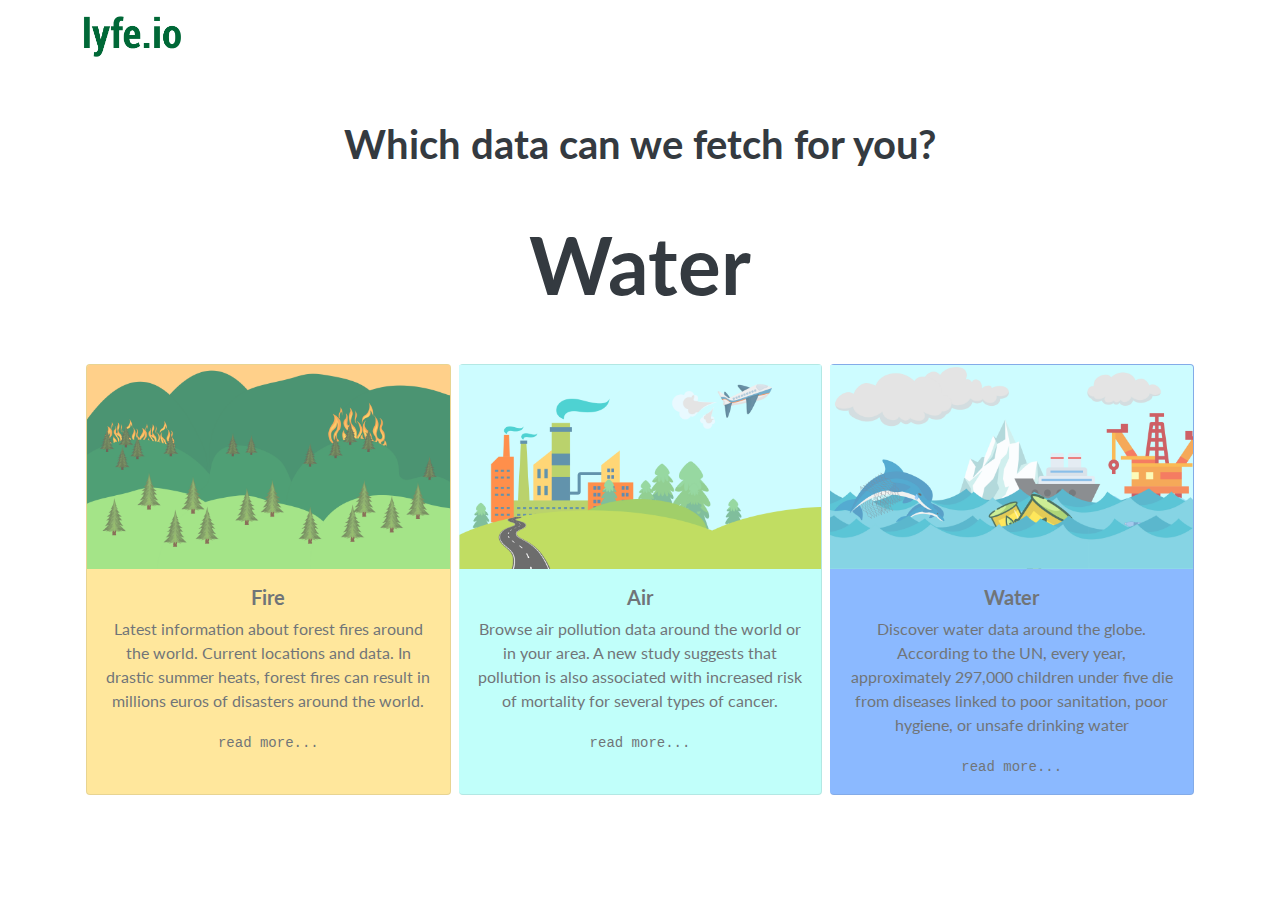
<file: fe/app.html>
<!DOCTYPE html>
<html>

<head>
    <meta charset="utf-8">
    <meta name="viewport" content="width=device-width, initial-scale=1.0, shrink-to-fit=no">
    <title>lyfe.io - app</title>
    <link rel="shortcut icon" type="image/png" href="assets/img/LOGO-LYFE-Alone.ico">
    <link rel="stylesheet" href="assets/bootstrap/css/bootstrap.min.css">
    <link rel="stylesheet" href="https://fonts.googleapis.com/css?family=Lato:300,400,700,300italic,400italic,700italic">
    <link rel="stylesheet" href="https://fonts.googleapis.com/css?family=ABeeZee&amp;display=swap">
    <link rel="stylesheet" href="assets/fonts/fontawesome-all.min.css">
    <link rel="stylesheet" href="assets/fonts/font-awesome.min.css">
    <link rel="stylesheet" href="assets/fonts/simple-line-icons.min.css">
    <link rel="stylesheet" href="assets/fonts/fontawesome5-overrides.min.css">
    <link rel="stylesheet" href="https://cdnjs.cloudflare.com/ajax/libs/animate.css/3.5.2/animate.min.css">
    <link rel="stylesheet" href="assets/css/app-layout-style.css">
</head>

<body>

    <nav class="navbar navbar-light navbar-expand bg-transparent navigation-clean sticky-top" id="main-nav">
        <div class="container">
            <a class="navbar-brand" href="index.html"><img src="assets/img/LOGO-LYFE-Font.png" class="width-logo"></img>
            </a><button data-bs-toggle="collapse" class="navbar-toggler" data-bs-target="#navcol-1"></button>
        </div>
    </nav>

    <nav class="navbar navbar-light navbar-expand bg-dark navigation-clean sticky-top" id="minimized">
        <div class="container">
            <button data-bs-toggle="collapse" class="navbar-toggler" data-bs-target="#navcol-1"></button>
            <div class="collapse navbar-collapse " id="navcol-1">
                <a class="btn hover-button-change w-25 border border-rounded border-3" role="button" href="#" id="back-to-overlay"><i class="fas fa-angle-double-down" style="color: white;"></i></a>
                <a class="btn hover-button-change w-25 border border-rounded border-3" role="button" href="index.html" id="back-to-overlay"><i class="fas fa-home" style="color: white;"></i></a>
                <a class="btn hover-button-change w-25 border border-rounded border-3" role="button" href="monetization.html" target="_blank" id="back-to-overlay"><i class="fas fa-envelope" style="color: white;"></i></a>
                <a class="btn hover-button-change w-25 border border-rounded border-3" role="button" href="#" id="api-menu" target="_blank" style="color: white;">API <i class="fas fa-globe" style="color: white;"></i></a>
            </div>
        </div>
    </nav>

    <header class="text-center text-dark" id="app-overlay">
        <div class="overlay"></div>
        <div class="container mt-5">
            <div class="col-xl-9 mx-auto position-relative ">
                <h1 class="mb-5">Which data can we fetch for you?</h1>
                <h1 class="mb-5 change"></h1>
            </div>
            <div class="card-group text-dark">
                <div class="card m-1 hover-card-fire-change zoom rounded">
                    <a href="#" class="text-decoration-none text-dark" id="fire-show">
                        <img src="assets/img/card-1-bg.png" class="card-img-top" alt="...">
                        <div class="card-body">
                            <h5 class="card-title">Fire</h5>
                            <p class="card-text">Latest information about forest fires around the world. Current locations and data. In drastic summer heats, forest fires can result in millions euros of disasters around the world.</p>
                            <code class="text-dark">read more...</code>
                        </div>
                    </a>
                </div>
                <div class="card m-1 hover-card-air-change zoom rounded">
                    <a href="#" class="text-decoration-none text-dark" id="air-show">
                        <img src="assets/img/card-2-bg.png" class="card-img-top" alt="...">
                        <div class="card-body">
                            <h5 class="card-title">Air</h5>
                            <p class="card-text">Browse air pollution data around the world or in your area. A new study suggests that pollution is also associated with increased risk of mortality for several types of cancer.</p>
                            <code class="text-dark">read more...</code>
                        </div>
                    </a>
                </div>
                <div class="card m-1 hover-card-water-change zoom rounded">
                    <a href="#" class="text-decoration-none text-dark" id="water-show">
                        <img src="assets/img/card-3-bg.png" class="card-img-top" alt="...">
                        <div class="card-body">
                            <h5 class="card-title">Water</h5>
                            <p class="card-text">Discover water data around the globe. According to the UN, every year, approximately 297,000 children under five die from diseases linked to poor sanitation, poor hygiene, or unsafe drinking water</p>
                            <code class="text-dark">read more...</code>
                        </div>
                    </a>
                </div>
            </div>
        </div>
    </header>


    <!-- ##################### AMBER FIRES SECTION ########################### -->

    <section id="fire">
        <div id="wrapper2" class="wrapper">
            <div class="d-flex flex-column align-items-center mt-5" id="">
                <div id="content" style="width: 80%;">
                    <div class="container-fluid">
                        <div class="mb-2">
                            <h1>Amber Fires</h1>
                        </div>
                        <div class="row" style="justify-content: center;">
                            <div class="col-md-5  col-xl-6 mb-4">
                                <div class="card shadow border-start-primary py-2">
                                    <div class="card-body">
                                        <div class="row align-items-center no-gutters">
                                            <div class="col me-2">
                                                <div class="text-uppercase text-primary fw-bold text-xs mb-1">
                                                    <span>Source:</span></div>
                                                <div class="text-dark fw-bold h5 mb-0"><span id="ns-input"><a href="https://eonet.sci.gsfc.nasa.gov" target="_blank">NASA</a></span></div>
                                            </div>

                                            <div class="col-auto"><i class="fas fa-signal fa-2x text-success"></i>
                                            </div>
                                        </div>
                                    </div>
                                </div>
                            </div>
                            <div class="col-md-5  col-xl-6 mb-4">
                                <div class="card shadow border-start-warning py-2">
                                    <div class="card-body">
                                        <div class="row align-items-center no-gutters">
                                            <div class="col me-2">
                                                <div class="text-uppercase text-primary fw-bold text-xs mb-1">
                                                    <span>Wildfires in last 24h in your area:</span></div>
                                                <div class="text-dark fw-bold h5 mb-0"><span id="di-input"></span></div>
                                            </div>
                                            <div class="col-auto"><i class="fas fa-fire fa-2x text-danger"></i>
                                            </div>
                                        </div>
                                    </div>
                                </div>
                            </div>
                        </div>
                        <div class="row">
                            <div class="col-lg-7 col-xl-8" style="width: 100%;">
                                <div class="card shadow mb-4">
                                    <div class="card-header d-flex justify-content-between align-items-center">
                                        <h6 class="text-primary fw-bold m-0">Fire Names</h6>
                                        <div class="dropdown no-arrow"><button class="btn btn-link btn-sm dropdown-toggle" aria-expanded="false" data-bs-toggle="dropdown" type="button"><i
                                                    class="fas fa-ellipsis-v text-gray-400"></i></button>
                                            <div class="dropdown-menu shadow dropdown-menu-end animated--fade-in">
                                                <p class="text-center dropdown-header">dropdown header:</p><a class="dropdown-item" href="#">&nbsp;Action</a><a class="dropdown-item" href="#">&nbsp;Another action</a>
                                                <div class="dropdown-divider"></div><a class="dropdown-item" href="#">&nbsp;Something else here</a>
                                            </div>
                                        </div>

                                    </div>
                                    <div class="card-body col-sm" id="latestForrestFires">
                                        <div class="chart-area"><canvas data-bss-chart="{&quot;type&quot;:&quot;line&quot;,&quot;data&quot;:{&quot;labels&quot;:[&quot;Jan&quot;,&quot;Feb&quot;,&quot;Mar&quot;,&quot;Apr&quot;,&quot;May&quot;,&quot;Jun&quot;,&quot;Jul&quot;,&quot;Aug&quot;],&quot;datasets&quot;:[{&quot;label&quot;:&quot;Earnings&quot;,&quot;fill&quot;:true,&quot;data&quot;:[&quot;0&quot;,&quot;10000&quot;,&quot;5000&quot;,&quot;15000&quot;,&quot;10000&quot;,&quot;20000&quot;,&quot;15000&quot;,&quot;25000&quot;],&quot;backgroundColor&quot;:&quot;rgba(78, 115, 223, 0.05)&quot;,&quot;borderColor&quot;:&quot;rgba(78, 115, 223, 1)&quot;}]},&quot;options&quot;:{&quot;maintainAspectRatio&quot;:false,&quot;legend&quot;:{&quot;display&quot;:false,&quot;labels&quot;:{&quot;fontStyle&quot;:&quot;normal&quot;}},&quot;title&quot;:{&quot;fontStyle&quot;:&quot;normal&quot;},&quot;scales&quot;:{&quot;xAxes&quot;:[{&quot;gridLines&quot;:{&quot;color&quot;:&quot;rgb(234, 236, 244)&quot;,&quot;zeroLineColor&quot;:&quot;rgb(234, 236, 244)&quot;,&quot;drawBorder&quot;:false,&quot;drawTicks&quot;:false,&quot;borderDash&quot;:[&quot;2&quot;],&quot;zeroLineBorderDash&quot;:[&quot;2&quot;],&quot;drawOnChartArea&quot;:false},&quot;ticks&quot;:{&quot;fontColor&quot;:&quot;#858796&quot;,&quot;padding&quot;:20}}],&quot;yAxes&quot;:[{&quot;gridLines&quot;:{&quot;color&quot;:&quot;rgb(234, 236, 244)&quot;,&quot;zeroLineColor&quot;:&quot;rgb(234, 236, 244)&quot;,&quot;drawBorder&quot;:false,&quot;drawTicks&quot;:false,&quot;borderDash&quot;:[&quot;2&quot;],&quot;zeroLineBorderDash&quot;:[&quot;2&quot;]},&quot;ticks&quot;:{&quot;fontColor&quot;:&quot;#858796&quot;,&quot;padding&quot;:20}}]}}}"></canvas>
                                        </div>
                                    </div>
                                </div>
                            </div>

                        </div>

                        <div class="row ml-auto">
                            <div class="mb-4 " id="maps-1">
                                <iframe allowfullscreen frameborder="0" src="https://www.google.com/maps/embed/v1/view?key=AIzaSyCRRvqrK4Kn79NkGUy6ljnEHzJfs-JUcRk&amp;center=-33.8569%2C151.2152&amp;zoom=11" loading="lazy" width="100%" height="400"></iframe>
                            </div>
                        </div>

                    </div>
                </div>
            </div>
        </div>
    </section>

    <!-- ##################### AIR POLLUTION SECTION ########################### -->

    <section id="air">

        <div id="wrapper2" class="wrapper">
            <div class="d-flex flex-column align-items-center mt-5" id="">
                <div id="content" style="width: 80%;">
                    <div class="container-fluid">
                        <div class="mb-2">
                            <h1>Air Pollution</h1>
                        </div>
                        <div class="row">
                            <div class="col-md-6 col-xl-4 mb-4">
                                <div class="card shadow border-start-primary py-2">
                                    <div class="card-body">
                                        <div class="row align-items-center no-gutters">
                                            <div class="col me-2">
                                                <div class="text-uppercase text-primary fw-bold text-xs mb-1">
                                                    <span>Air Quality Index:</span></div>
                                                <div class="text-dark fw-bold h5 mb-0"><span id="aqi-input"></span></div>
                                            </div>
                                            <div class="col-auto"><i class="fa-2x text-gray-300" id="aqi-icon"></i>
                                            </div>
                                        </div>
                                    </div>
                                </div>
                            </div>
                            <div class="col-md-6 col-xl-4 mb-4">
                                <div class="card shadow border-start-success py-2">
                                    <div class="card-body">
                                        <div class="row align-items-center no-gutters">
                                            <div class="col me-2">
                                                <div class="text-uppercase text-dark fw-bold text-xs mb-1">
                                                    <span>Level of Concern:</span></div>
                                                <div class="text-dark fw-bold h5 mb-0"><span id="aqi-info"></span></div>
                                            </div>
                                            <div class="col-auto"><i class="fas fa-warning fa-2x text-gray-300"></i>
                                            </div>
                                        </div>
                                    </div>
                                </div>
                            </div>
                            <div class="col-md-6 col-xl-4 mb-4">
                                <div class="card shadow border-start-warning py-2">
                                    <div class="card-body">
                                        <div class="row align-items-center no-gutters">
                                            <div class="col me-2">
                                                <div class="text-uppercase text-dark fw-bold text-xs mb-1">
                                                    <span>Avg temperature:</span></div>
                                                <div class="text-dark fw-bold h5 mb-0"><span id="aqi-more"></span></div>
                                            </div>
                                            <div class="col-auto"><i class="fas fa-info fa-2x text-gray-300"></i>
                                            </div>
                                        </div>
                                    </div>
                                </div>
                            </div>
                        </div>
                        <div class="row">
                            <div class="col-lg-7 col-xl-8" style="width: 100%;">
                                <div class="card shadow mb-4">
                                    <div class="card-header d-flex justify-content-between align-items-center">
                                        <h6 class="text-primary fw-bold m-0">Source</h6>
                                        <div class="dropdown no-arrow"><button class="btn btn-link btn-sm dropdown-toggle" aria-expanded="false" data-bs-toggle="dropdown" type="button"><i
                                                    class="fas fa-ellipsis-v text-gray-400"></i></button>
                                            <div class="dropdown-menu shadow dropdown-menu-end animated--fade-in">
                                                <p class="text-center dropdown-header">dropdown header:</p><a class="dropdown-item" href="#">&nbsp;Action</a><a class="dropdown-item" href="#">&nbsp;Another action</a>
                                                <div class="dropdown-divider"></div><a class="dropdown-item" href="#">&nbsp;Something else here</a>
                                            </div>
                                        </div>
                                    </div>
                                    <div class="card-body col-sm" id="waterSources">
                                        <div class="chart-area"><canvas data-bss-chart="{&quot;type&quot;:&quot;line&quot;,&quot;data&quot;:{&quot;labels&quot;:[&quot;Jan&quot;,&quot;Feb&quot;,&quot;Mar&quot;,&quot;Apr&quot;,&quot;May&quot;,&quot;Jun&quot;,&quot;Jul&quot;,&quot;Aug&quot;],&quot;datasets&quot;:[{&quot;label&quot;:&quot;Earnings&quot;,&quot;fill&quot;:true,&quot;data&quot;:[&quot;0&quot;,&quot;10000&quot;,&quot;5000&quot;,&quot;15000&quot;,&quot;10000&quot;,&quot;20000&quot;,&quot;15000&quot;,&quot;25000&quot;],&quot;backgroundColor&quot;:&quot;rgba(78, 115, 223, 0.05)&quot;,&quot;borderColor&quot;:&quot;rgba(78, 115, 223, 1)&quot;}]},&quot;options&quot;:{&quot;maintainAspectRatio&quot;:false,&quot;legend&quot;:{&quot;display&quot;:false,&quot;labels&quot;:{&quot;fontStyle&quot;:&quot;normal&quot;}},&quot;title&quot;:{&quot;fontStyle&quot;:&quot;normal&quot;},&quot;scales&quot;:{&quot;xAxes&quot;:[{&quot;gridLines&quot;:{&quot;color&quot;:&quot;rgb(234, 236, 244)&quot;,&quot;zeroLineColor&quot;:&quot;rgb(234, 236, 244)&quot;,&quot;drawBorder&quot;:false,&quot;drawTicks&quot;:false,&quot;borderDash&quot;:[&quot;2&quot;],&quot;zeroLineBorderDash&quot;:[&quot;2&quot;],&quot;drawOnChartArea&quot;:false},&quot;ticks&quot;:{&quot;fontColor&quot;:&quot;#858796&quot;,&quot;padding&quot;:20}}],&quot;yAxes&quot;:[{&quot;gridLines&quot;:{&quot;color&quot;:&quot;rgb(234, 236, 244)&quot;,&quot;zeroLineColor&quot;:&quot;rgb(234, 236, 244)&quot;,&quot;drawBorder&quot;:false,&quot;drawTicks&quot;:false,&quot;borderDash&quot;:[&quot;2&quot;],&quot;zeroLineBorderDash&quot;:[&quot;2&quot;]},&quot;ticks&quot;:{&quot;fontColor&quot;:&quot;#858796&quot;,&quot;padding&quot;:20}}]}}}"></canvas>
                                        </div>
                                    </div>
                                </div>
                            </div>
                        </div>
                        <div class="row ml-auto">
                            <div class="mb-4" id="maps-2">
                                <iframe allowfullscreen frameborder="0" src="https://www.google.com/maps/embed/v1/view?key=AIzaSyCRRvqrK4Kn79NkGUy6ljnEHzJfs-JUcRk&amp;center=-33.8569%2C151.2152&amp;zoom=11" loading="lazy" width="100%" height="400"></iframe>
                            </div>
                        </div>
                    </div>
                </div>
            </div>
        </div>
    </section>

    <!-- ##################### WATER POLLUTION SECTION ########################### -->

    <section id="water">
        <div id="wrapper2" class="wrapper">
            <div class="d-flex flex-column align-items-center mt-5" id="">
                <div id="content" class="w-100">
                    <div class="container-fluid">
                        <div class="mb-2">
                            <h1>Water Data</h1>
                        </div>
                        <div class="row">
                            <div class="col-md-12 col mb-4">
                                <div class="card shadow border-start-primary py-2">
                                    <div class="card-body">
                                        <div class="row align-items-center no-gutters">
                                            <div class="col me-2">
                                                <div class="text-uppercase text-primary fw-bold text-xs mb-1">
                                                    <span>Most Recent Thunderstorm:</span></div>
                                                <span id="most-recent"></span>
                                                <div class="text-dark fw-bold h5 mb-0"><span id="ns-input"></span></div>
                                            </div>
                                            <div class="col-auto"><i class="fas fa-cloud-showers-heavy fa-2x text-primary"></i>
                                            </div>
                                        </div>
                                    </div>
                                </div>

                                <div class="row ml-auto">
                                    <div class="mb-4" id="maps-3">
                                        <iframe allowfullscreen frameborder="0" src="https://www.google.com/maps/embed/v1/view?key=AIzaSyCRRvqrK4Kn79NkGUy6ljnEHzJfs-JUcRk&amp;center=-33.8569%2C151.2152&amp;zoom=11" loading="lazy" width="100%" height="400"></iframe>
                                    </div>
                                </div>
                            </div>
                        </div>
                    </div>

                    <div class="row">
                        <div class="col-lg-7 col-xl-8 m-2 w-100">
                            <div class="card shadow mb-4 ">
                                <div class="card-header d-flex justify-content-between align-items-center">
                                    <h5 class="text-danger fw-bold m-0">Most Recent Thunderstorms <i class="fas fa-bolt"></i></h5>
                                    <div class="dropdown no-arrow"><button class="btn btn-link btn-sm dropdown-toggle" aria-expanded="false" data-bs-toggle="dropdown" type="button"><i
                                                    class="fas fa-ellipsis-v text-gray-400"></i></button>
                                        <div class="dropdown-menu shadow dropdown-menu-end animated--fade-in">
                                            <p class="text-center dropdown-header">dropdown header:</p><a class="dropdown-item" href="#">&nbsp;Action</a><a class="dropdown-item" href="#">&nbsp;Another action</a>
                                            <div class="dropdown-divider"></div><a class="dropdown-item" href="#">&nbsp;Something else here</a>
                                        </div>
                                    </div>
                                </div>
                                <div class="card-body">
                                    <table class="table">
                                        <thead>
                                            <tr class="text-center">
                                                <th scope="col">Title</th>
                                                <th scope="col">Happened</th>
                                                <th scope="col">Download Data</th>
                                            </tr>
                                        </thead>
                                        <tbody id="recentThunderstorms">
                                            <tr class="text-center ">
                                                <td></td>
                                                <td></td>
                                                <td><a href="#" class="link-dark"><i class="fas fa-download"></i></a></td>
                                            </tr>
                                        </tbody>
                                    </table>
                                </div>
                            </div>
                        </div>
                    </div>

                    <div class="row">
                        <div class="col-lg-7 col-xl-8 m-2 w-100">
                            <div class="card shadow mb-4 ">
                                <div class="card-header d-flex justify-content-between align-items-center">
                                    <h5 class="text-primary fw-bold m-0">Recently Formed Glaciers <i class="fas fa-snowflake"></i></h5>
                                    <div class="dropdown no-arrow"><button class="btn btn-link btn-sm dropdown-toggle" aria-expanded="false" data-bs-toggle="dropdown" type="button"><i
                                                    class="fas fa-ellipsis-v text-gray-400"></i></button>
                                        <div class="dropdown-menu shadow dropdown-menu-end animated--fade-in">
                                            <p class="text-center dropdown-header">dropdown header:</p><a class="dropdown-item" href="#">&nbsp;Action</a><a class="dropdown-item" href="#">&nbsp;Another action</a>
                                            <div class="dropdown-divider"></div><a class="dropdown-item" href="#">&nbsp;Something else here</a>
                                        </div>
                                    </div>
                                </div>
                                <div class="card-body">
                                    <table class="table">
                                        <thead>
                                            <tr class="text-center">
                                                <th scope="col">Title</th>
                                                <th scope="col">Date formed</th>
                                                <th scope="col">Download Data</th>
                                            </tr>
                                        </thead>
                                        <tbody id="glaciersIce">
                                            <tr class="text-center">
                                                <td></td>
                                                <td></td>
                                                <td><a href="#" class="link-dark"><i class="fas fa-download"></i></a></td>
                                            </tr>
                                        </tbody>
                                    </table>
                                </div>
                            </div>
                        </div>
                    </div>
                </div>
            </div>
        </div>
        </div>
    </section>


    <script src="https://ajax.googleapis.com/ajax/libs/jquery/3.5.1/jquery.min.js"></script>
    <script src="assets/js/script-show-section-app.js"></script>
    <script src="assets/js/geo-find-air.js"></script>
    <script src="assets/js/api-menu.js"></script>
    <script src="assets/js/thunder-ice.js"></script>

</body>
</file>
<file: fe/assets/css/app-layout-style.css>
body {
    height: 100vh!important;
}

.width-class {
    width: 120px;
}

.width-logo {
    width: 100px
}

.hover-button-change {
    background-color: transparent;
    border: none;
    text-align: center;
    font-size: 16px;
    margin: 4px 2px;
    opacity: 0.6;
    transition: 0.3s;
}

.hover-card-water-change {
    background-color: #5b9cff;
    opacity: 0.7;
    transition: 0.3s;
}

.hover-card-water-change:hover {
    opacity: 1
}

.hover-card-air-change {
    background-color: #a8fff8;
    opacity: 0.7;
    transition: 0.3s;
}

.hover-card-air-change:hover {
    opacity: 1
}

.hover-card-fire-change {
    background-color: #ffde73;
    opacity: 0.7;
    transition: 0.3s;
}

.hover-card-fire-change:hover {
    opacity: 1
}

.hover-button-change:hover {
    opacity: 1
}

.svg-wrapper {
    position: relative;
    top: 50%;
    transform: translateY(-50%);
    margin: 0 auto;
    width: 320px;
}

.shape {
    stroke-dasharray: 140 540;
    stroke-dashoffset: -474;
    stroke-width: 8px;
    fill: transparent;
    stroke: #2cf619;
    border-bottom: 5px solid black;
    transition: stroke-width 1s, stroke-dashoffset 1s, stroke-dasharray 1s;
}

.text {
    font-family: 'Lato';
    font-size: 22px;
    line-height: 32px;
    letter-spacing: 8px;
    color: #fff;
    top: -48px;
    position: relative;
}

.svg-wrapper:hover .shape {
    stroke-width: 2px;
    stroke-dashoffset: 0;
    stroke-dasharray: 760;
}

.change:before {
    content: 'Water';
    font-size: 5rem;
    animation-name: change-letter;
    animation-duration: 7s;
    animation-iteration-count: infinite;
}

.zoom:hover {
    transform: scale(1.2);
    z-index: 100;
}

@keyframes change-letter {
    5% {
        opacity: 1;
        content: "Water"
    }
    10% {
        opacity: 0.5;
        content: "Water"
    }
    15% {
        opacity: 0.2;
        content: "Water"
    }
    20% {
        opacity: 0;
        content: "Water"
    }
    25% {
        opacity: 0;
        content: "Air"
    }
    30% {
        opacity: 0.2;
        content: "Air"
    }
    35% {
        opacity: 0.5;
        content: "Air"
    }
    40% {
        opacity: 1;
        content: "Air"
    }
    45% {
        opacity: 0.5;
        content: "Air"
    }
    50% {
        opacity: 0.2;
        content: "Air"
    }
    55% {
        opacity: 0;
        content: "Air"
    }
    60% {
        opacity: 0;
        content: "Fire"
    }
    65% {
        opacity: 0.2;
        content: "Fire"
    }
    70% {
        opacity: 0.5;
        content: "Fire"
    }
    75% {
        opacity: 1;
        content: "Fire";
    }
    80% {
        opacity: 0.5;
        content: "Fire";
    }
    85% {
        opacity: 0.2;
        content: "Fire";
    }
    90% {
        opacity: 0;
        content: "Fire";
    }
    95% {
        opacity: 0;
        content: "Water";
    }
    100% {
        opacity: 0.2;
        content: "Water";
    }
    0% {
        opacity: 0.5;
        content: "Water";
    }
}

.hover-card-water-change {
    background-color: #5b9cff;
    opacity: 0.7;
    transition: 0.3s;
}

.hover-card-water-change:hover {
    opacity: 1
}

.hover-card-air-change {
    background-color: #a8fff8;
    opacity: 0.7;
    transition: 0.3s;
}

.hover-card-air-change:hover {
    opacity: 1
}

.hover-card-fire-change {
    background-color: #ffde73;
    opacity: 0.7;
    transition: 0.3s;
}

.hover-card-fire-change:hover {
    opacity: 1
}

.hover-button-change:hover {
    opacity: 1
}

.text-hazard {
    color: rgb(136, 12, 136);
}
</file>
<file: fe/assets/fonts/fontawesome5-overrides.min.css>
.fab.fa-bitcoin:before{content:"\f379"}.far.fa-calendar:before,.fas.fa-calendar:before{content:"\f133"}.far.fa-clipboard:before,.fas.fa-clipboard:before{content:"\f328"}.fab.fa-facebook-f:before{content:"\f39e"}.fab.fa-google-plus:before{content:"\f2b3"}.fas.fa-hotel:before{content:"\f594"}.fab.fa-linkedin:before{content:"\f08c"}.fas.fa-reply:before{content:"\f3e5"}.fas.fa-thermometer:before{content:"\f491"}.fab.fa-vimeo:before{content:"\f40a"}.far.fa-window-close:before,.fas.fa-window-close:before{content:"\f410"}.fab.fa-youtube-square:before{content:"\f431"}
</file>
